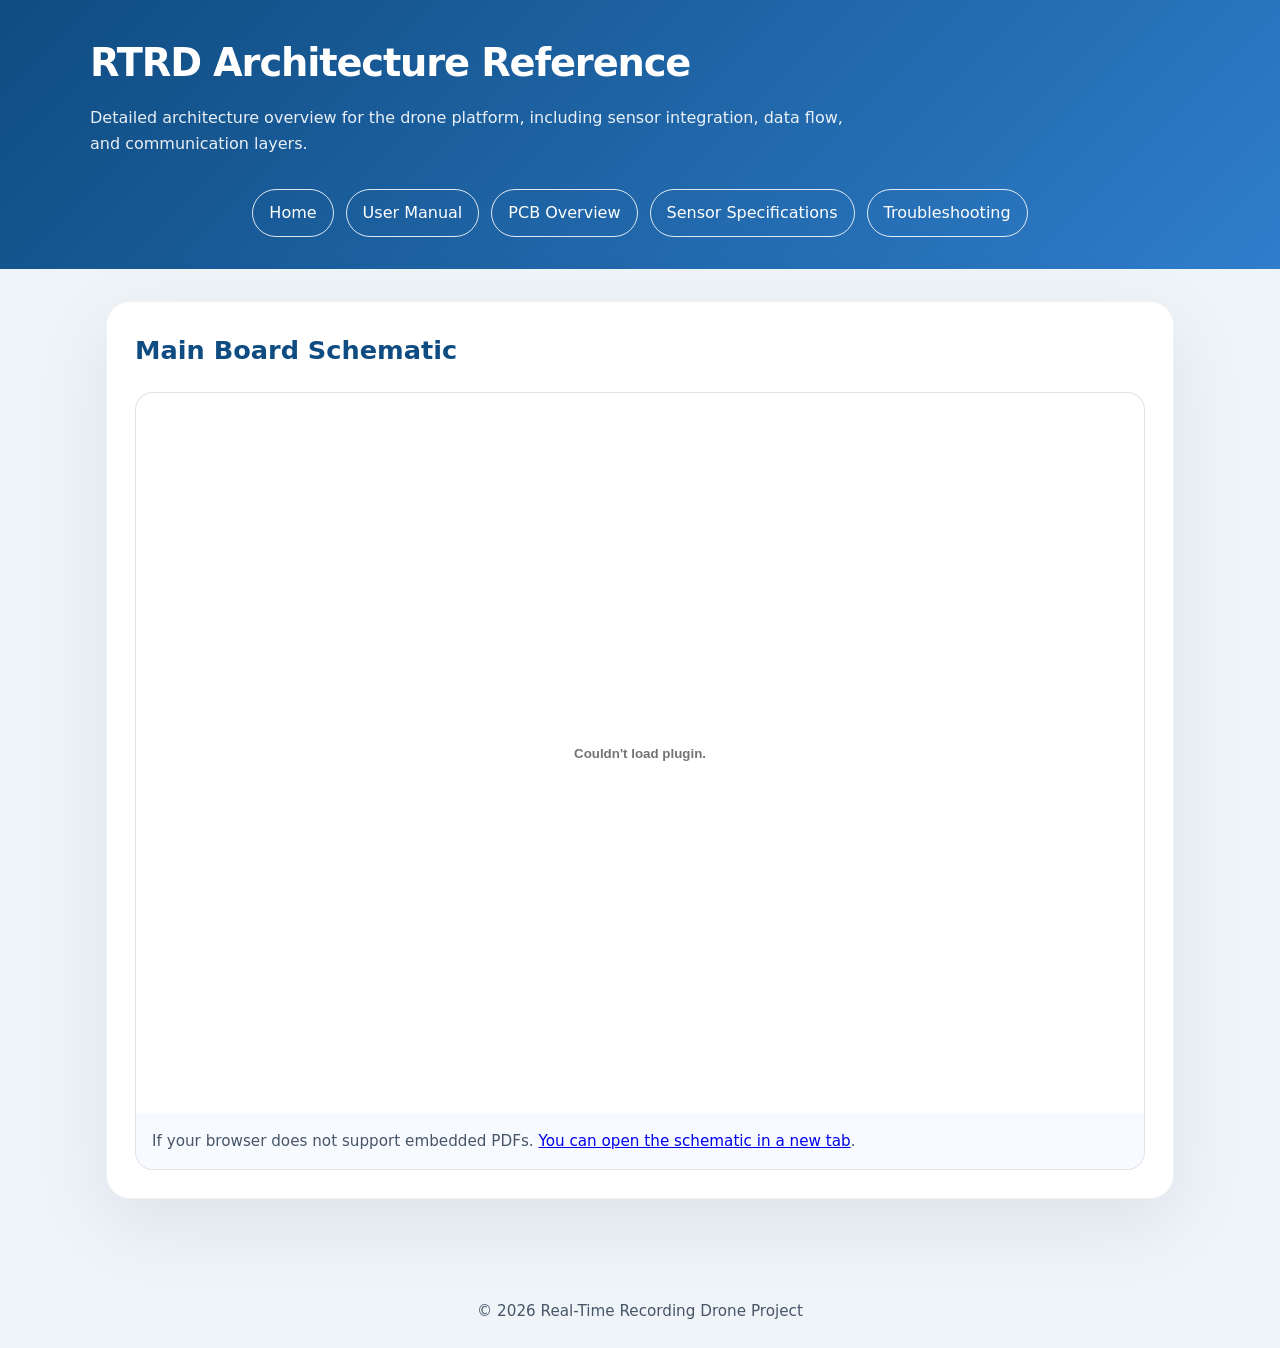
<file: docs/architecture-reference.html>
<!DOCTYPE html>
<html lang="en">
<head>
    <meta charset="UTF-8">
    <meta name="viewport" content="width=device-width, initial-scale=1.0">
    <link rel="stylesheet" href="style.css">
    <title>RTRD Architecture Reference</title>
</head>
<body>
    <header>
        <div class="page-header">
            <h1>RTRD Architecture Reference</h1>
            <p>Detailed architecture overview for the drone platform, including sensor integration, data flow, and communication layers.</p>
        </div>
        <nav>
            <a href="index.html">Home</a>
            <a href="user-manual.html">User Manual</a>
            <a href="overview.html">PCB Overview</a>
            <a href="sensor-specifications.html">Sensor Specifications</a>
            <a href="troubleshooting.html">Troubleshooting</a>
        </nav>
    </header>

    <main>
        <section>
            <h2>Main Board Schematic</h2>
            <div class="pdf-preview">
                <embed src="DroneSchematic.pdf" type="application/pdf" width="100%" height="720px">
                <p>If your browser does not support embedded PDFs. <a href="DroneSchematic.pdf" target="_blank" rel="noopener">You can open the schematic in a new tab</a>.</p>
            </div>
        </section>
    </main>

    <footer>
        <p>&copy; 2026 Real-Time Recording Drone Project</p>
    </footer>
</body>
</html>
</file>
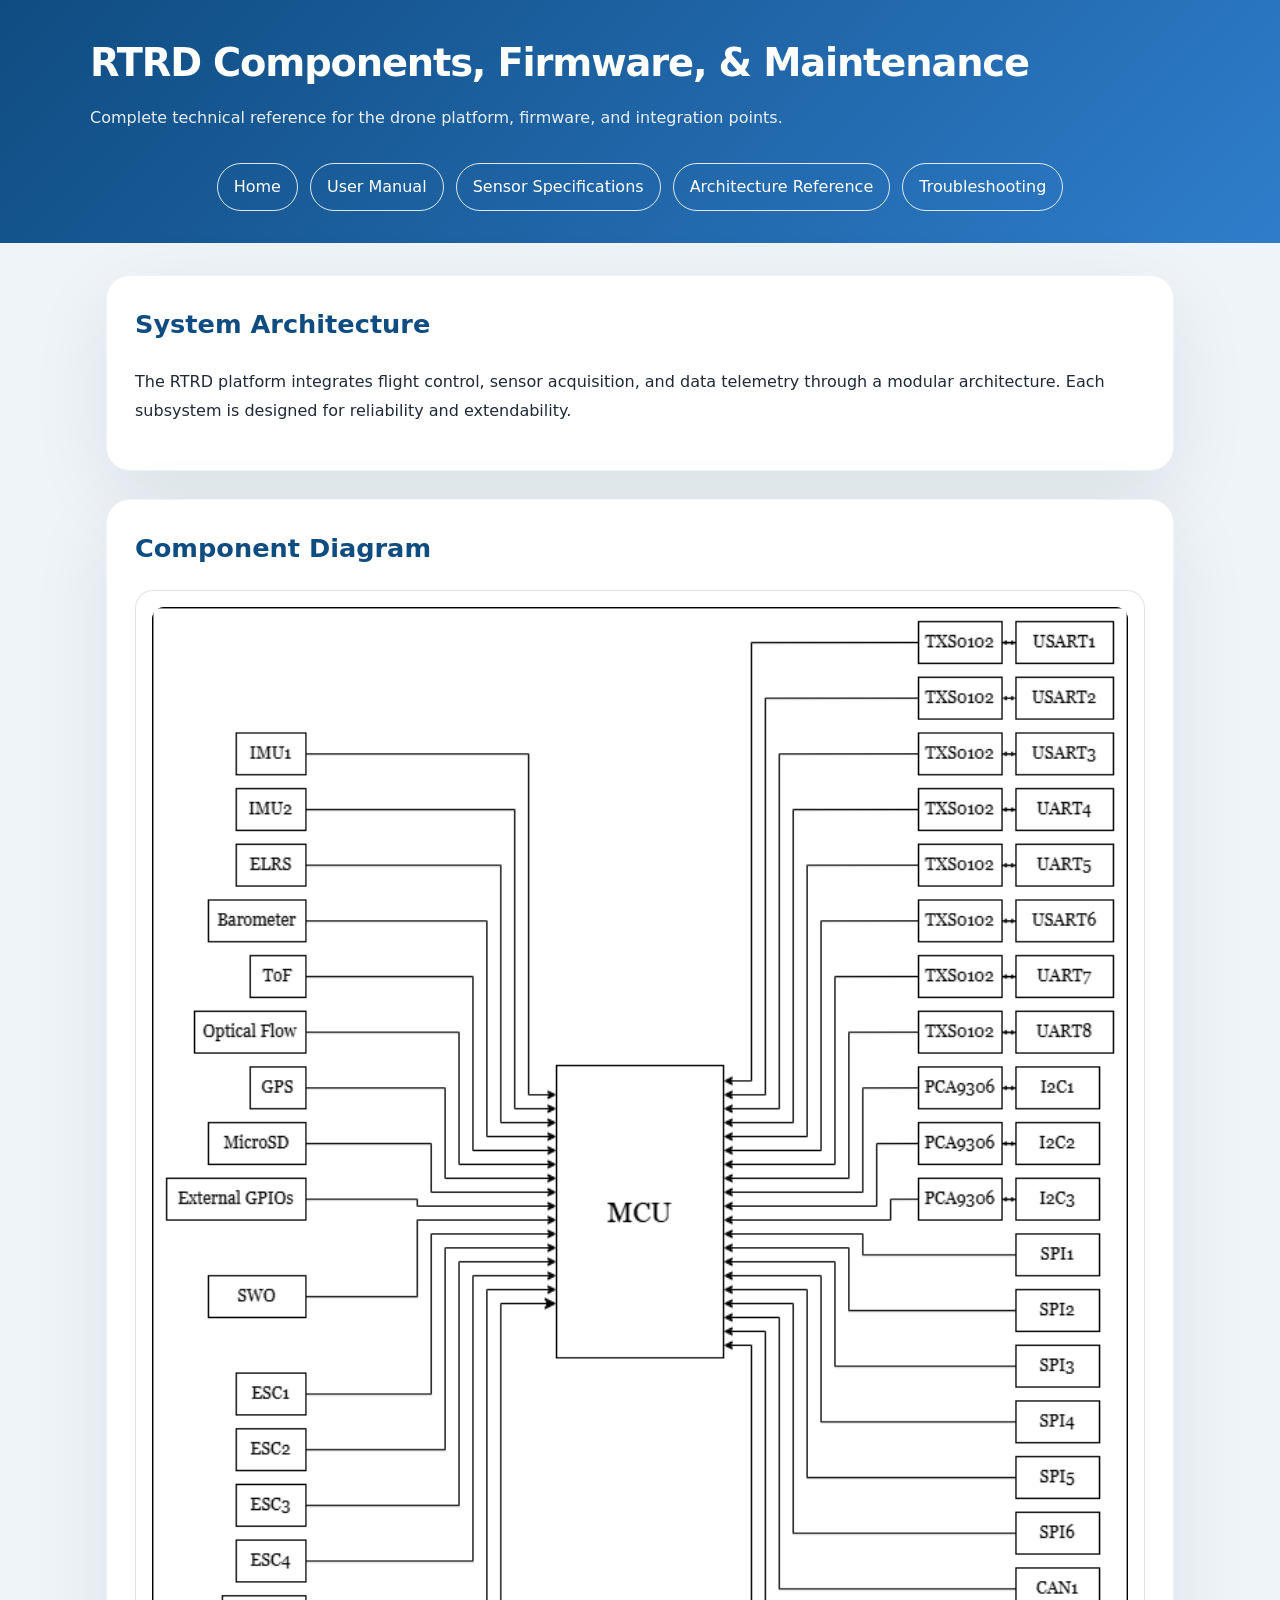
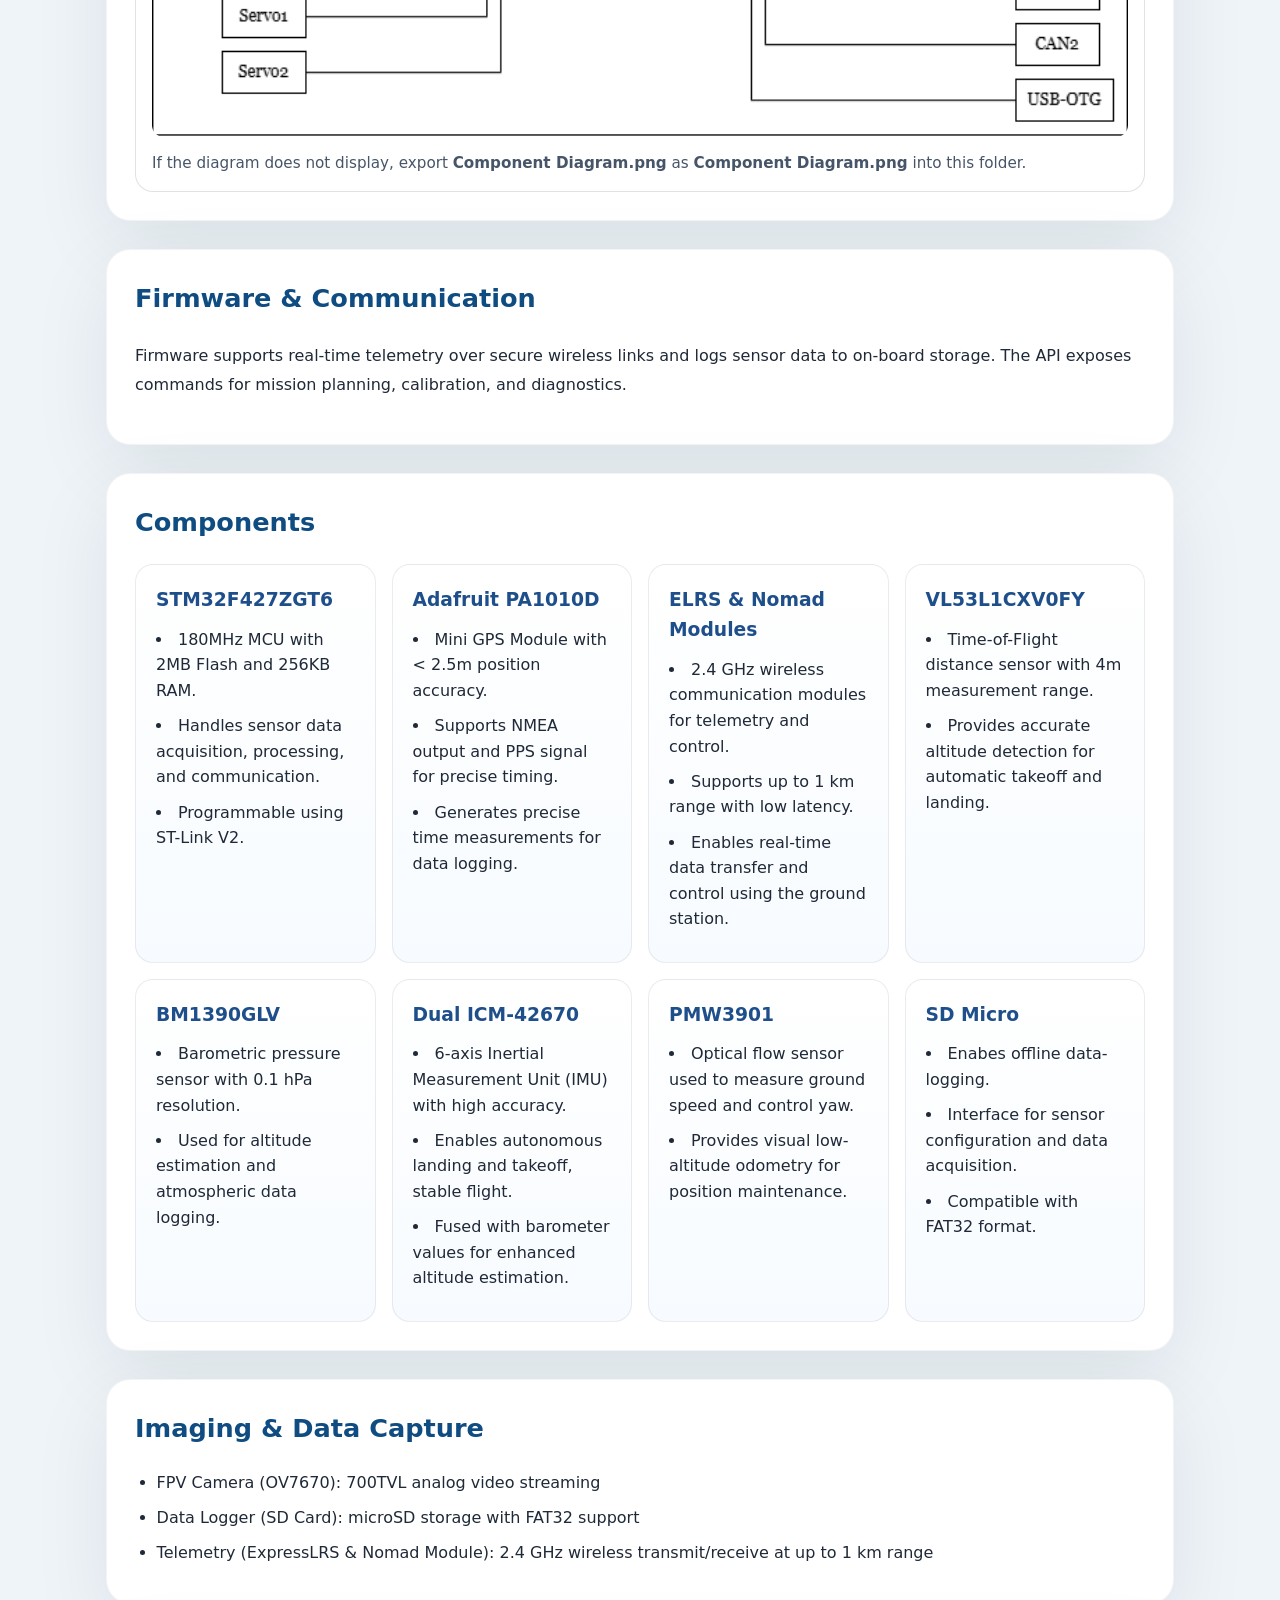
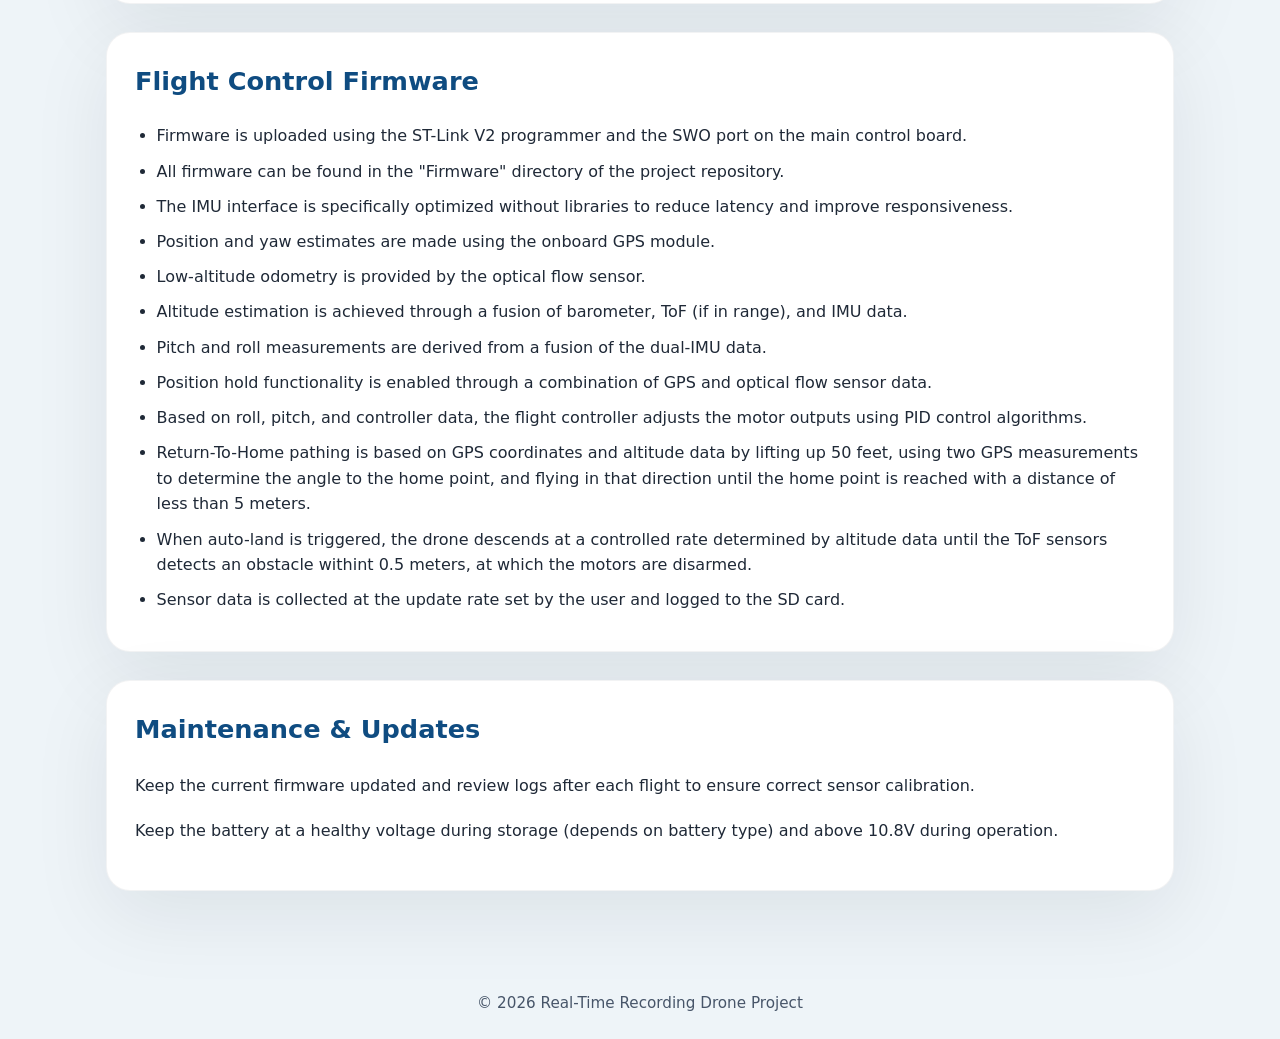
<file: docs/overview.html>
<!DOCTYPE html>
<html lang="en">
<head>
    <meta charset="UTF-8">
    <meta name="viewport" content="width=device-width, initial-scale=1.0">
    <link rel="stylesheet" href="style.css">
    <title>RTRD Components, Firmware, & Maintenance</title>
</head>
<body>
    <header>
        <div class="page-header">
            <h1>RTRD Components, Firmware, & Maintenance</h1>
            <p>Complete technical reference for the drone platform, firmware, and integration points.</p>
        </div>
        <nav>
            <a href="index.html">Home</a>
            <a href="user-manual.html">User Manual</a>
            <a href="sensor-specifications.html">Sensor Specifications</a>
            <a href="architecture-reference.html">Architecture Reference</a>
            <a href="troubleshooting.html">Troubleshooting</a>
        </nav>
    </header>

    <main>
        <section class="spaced-paragraphs">
            <h2>System Architecture</h2>
            <p>The RTRD platform integrates flight control, sensor acquisition, and data telemetry through a modular architecture. Each subsystem is designed for reliability and extendability.</p>
        </section>

        <section>
            <h2>Component Diagram</h2>
            <div class="diagram-preview">
                <img src="ComponentDiagram.png" alt="Component Diagram" />
                <p>If the diagram does not display, export <strong>Component Diagram.png</strong> as <strong>Component Diagram.png</strong> into this folder.</p>
            </div>
        </section>

        <section class="spaced-paragraphs">
            <h2>Firmware & Communication</h2>
            <p>Firmware supports real-time telemetry over secure wireless links and logs sensor data to on-board storage. The API exposes commands for mission planning, calibration, and diagnostics.</p>
        </section>

        <section id="components">
            <h2>Components</h2>
            <div class="card-grid">
                <div class="card">
                    <h3>STM32F427ZGT6</h3>
                    <li>180MHz MCU with 2MB Flash and 256KB RAM.</li>
                    <li>Handles sensor data acquisition, processing, and communication.</li>
                    <li>Programmable using ST-Link V2.</li>
                </div>
                <div class="card">
                    <h3>Adafruit PA1010D</h3>
                    <li>Mini GPS Module with < 2.5m position accuracy.</li>
                    <li>Supports NMEA output and PPS signal for precise timing.</li>
                    <li>Generates precise time measurements for data logging.</li>
                </div>
                <div class="card">
                    <h3>ELRS & Nomad Modules</h3>
                    <li>2.4 GHz wireless communication modules for telemetry and control.</li>
                    <li>Supports up to 1 km range with low latency.</li>
                    <li>Enables real-time data transfer and control using the ground station.</li>
                </div>
                <div class="card">
                    <h3>VL53L1CXV0FY</h3>
                    <li>Time-of-Flight distance sensor with 4m measurement range.</li>
                    <li>Provides accurate altitude detection for automatic takeoff and landing.</li>
                </div>
                <div class="card">
                    <h3>BM1390GLV</h3>
                    <li>Barometric pressure sensor with 0.1 hPa resolution.</li>
                    <li>Used for altitude estimation and atmospheric data logging.</li>
                </div>
                <div class="card">
                    <h3>Dual ICM-42670</h3>
                    <li>6-axis Inertial Measurement Unit (IMU) with high accuracy.</li>
                    <li>Enables autonomous landing and takeoff, stable flight.</li>
                    <li>Fused with barometer values for enhanced altitude estimation.</li>
                </div>
                <div class="card">
                    <h3>PMW3901</h3>
                    <li>Optical flow sensor used to measure ground speed and control yaw.</li>
                    <li>Provides visual low-altitude odometry for position maintenance.</li>
                </div>
                <div class="card">
                    <h3>SD Micro</h3>
                    <li>Enabes offline data-logging.</li>
                    <li>Interface for sensor configuration and data acquisition.</li>
                    <li>Compatible with FAT32 format.</li>
                </div>
            </div>
        </section>

        <section>
            <h2>Imaging & Data Capture</h2>
            <ul>
                <li>FPV Camera (OV7670): 700TVL analog video streaming</li>
                <li>Data Logger (SD Card): microSD storage with FAT32 support</li>
                <li>Telemetry (ExpressLRS & Nomad Module): 2.4 GHz wireless transmit/receive at up to 1 km range</li>
            </ul>
        </section>

        
        <section>
            <h2>Flight Control Firmware</h2>
            <ul>
                <li>Firmware is uploaded using the ST-Link V2 programmer and the SWO port on the main control board.</li>
                <li>All firmware can be found in the "Firmware" directory of the project repository.</li>
                <li>The IMU interface is specifically optimized without libraries to reduce latency and improve responsiveness.</li>
                <li>Position and yaw estimates are made using the onboard GPS module.</li>
                <li>Low-altitude odometry is provided by the optical flow sensor.</li>
                <li>Altitude estimation is achieved through a fusion of barometer, ToF (if in range), and IMU data.</li>
                <li>Pitch and roll measurements are derived from a fusion of the dual-IMU data.</li>
                <li>Position hold functionality is enabled through a combination of GPS and optical flow sensor data.</li>
                <li>Based on roll, pitch, and controller data, the flight controller adjusts the motor outputs using PID control algorithms.</li>
                <li>Return-To-Home pathing is based on GPS coordinates and altitude data by lifting up 50 feet, using
                    two GPS measurements to determine the angle to the home point, and flying in that direction until the home point is reached
                    with a distance of less than 5 meters.</li>
                <li>When auto-land is triggered, the drone descends at a controlled rate determined by altitude data until the ToF sensors
                    detects an obstacle withint 0.5 meters, at which the motors are disarmed.</li>
                <li>Sensor data is collected at the update rate set by the user and logged to the SD card.</li>
            </ul>
        </section>

        <section class="spaced-paragraphs">
            <h2>Maintenance & Updates</h2>
            <p>Keep the current firmware updated and review logs after each flight to ensure correct sensor calibration.</p>
            <p>Keep the battery at a healthy voltage during storage (depends on battery type) and above 10.8V during operation.</p>
        </section>
    </main>

    <footer>
        <p>&copy; 2026 Real-Time Recording Drone Project</p>
    </footer>
</body>
</html>
</file>
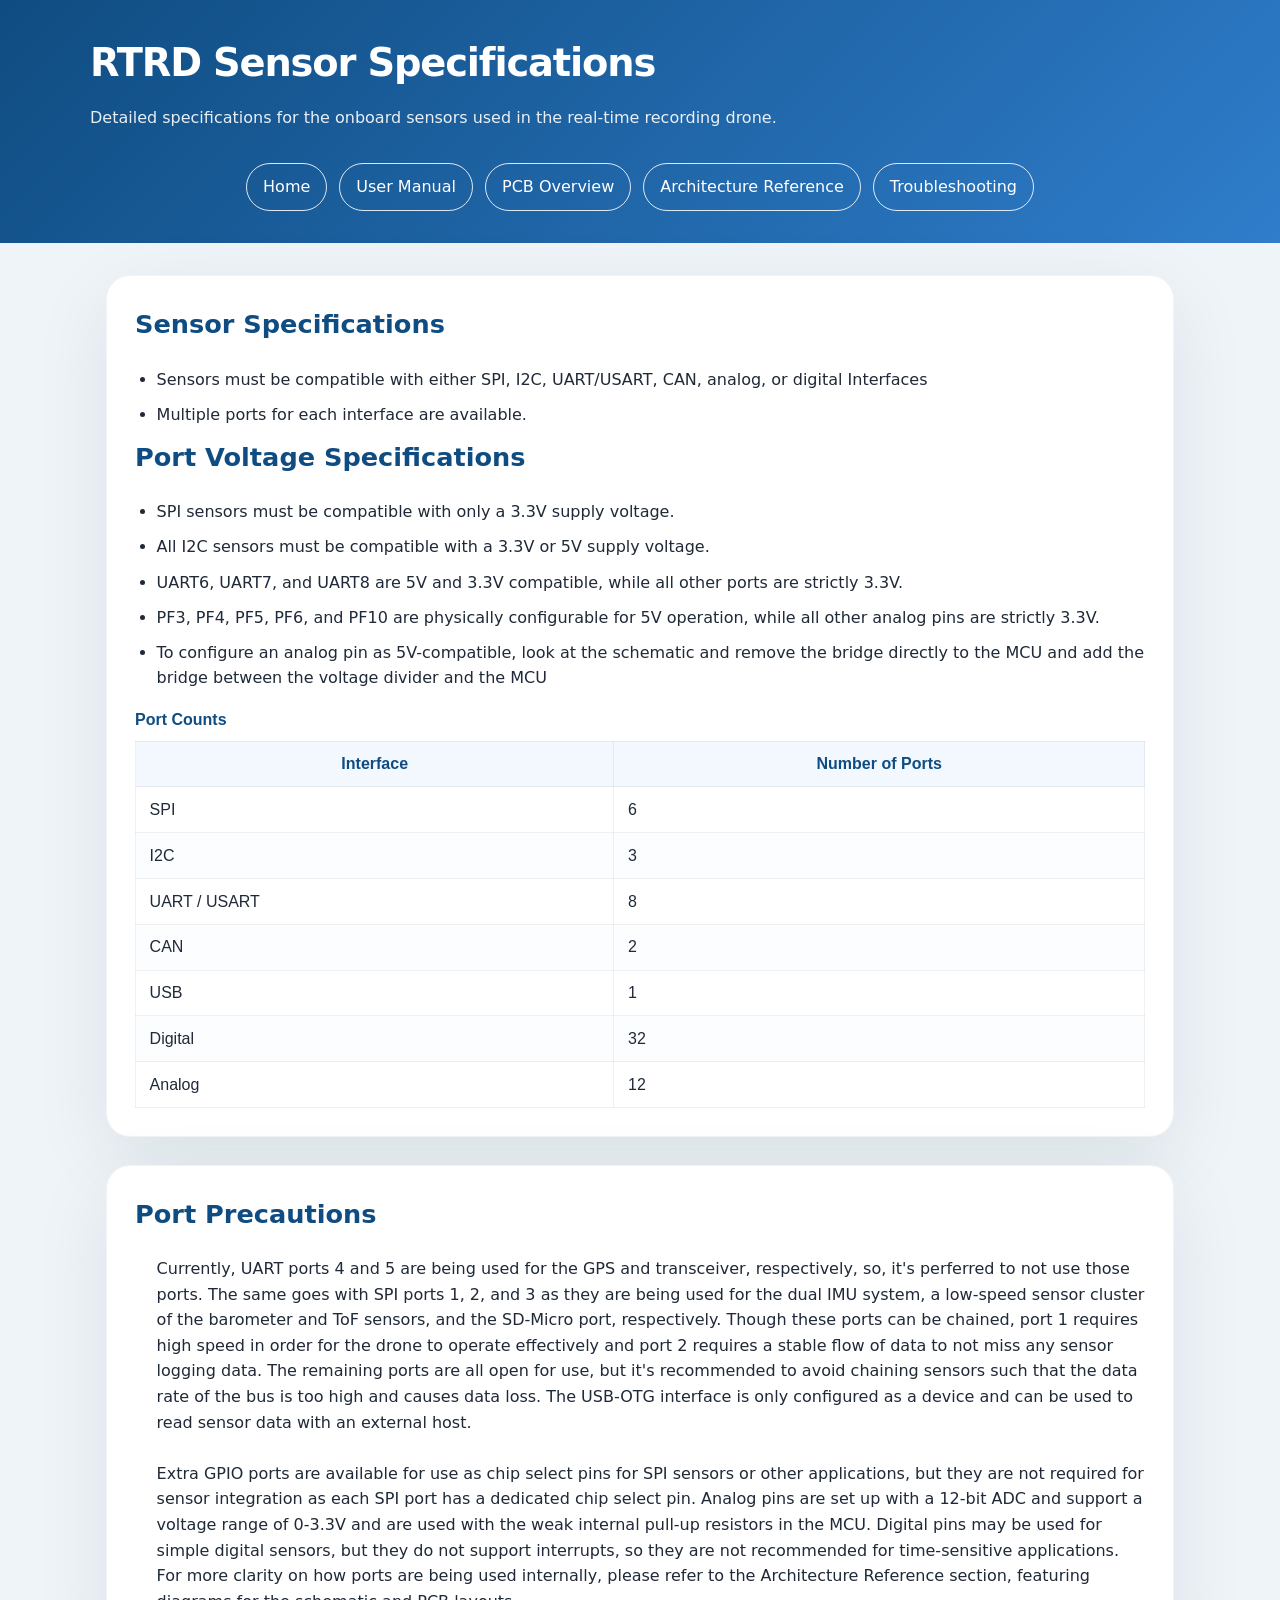
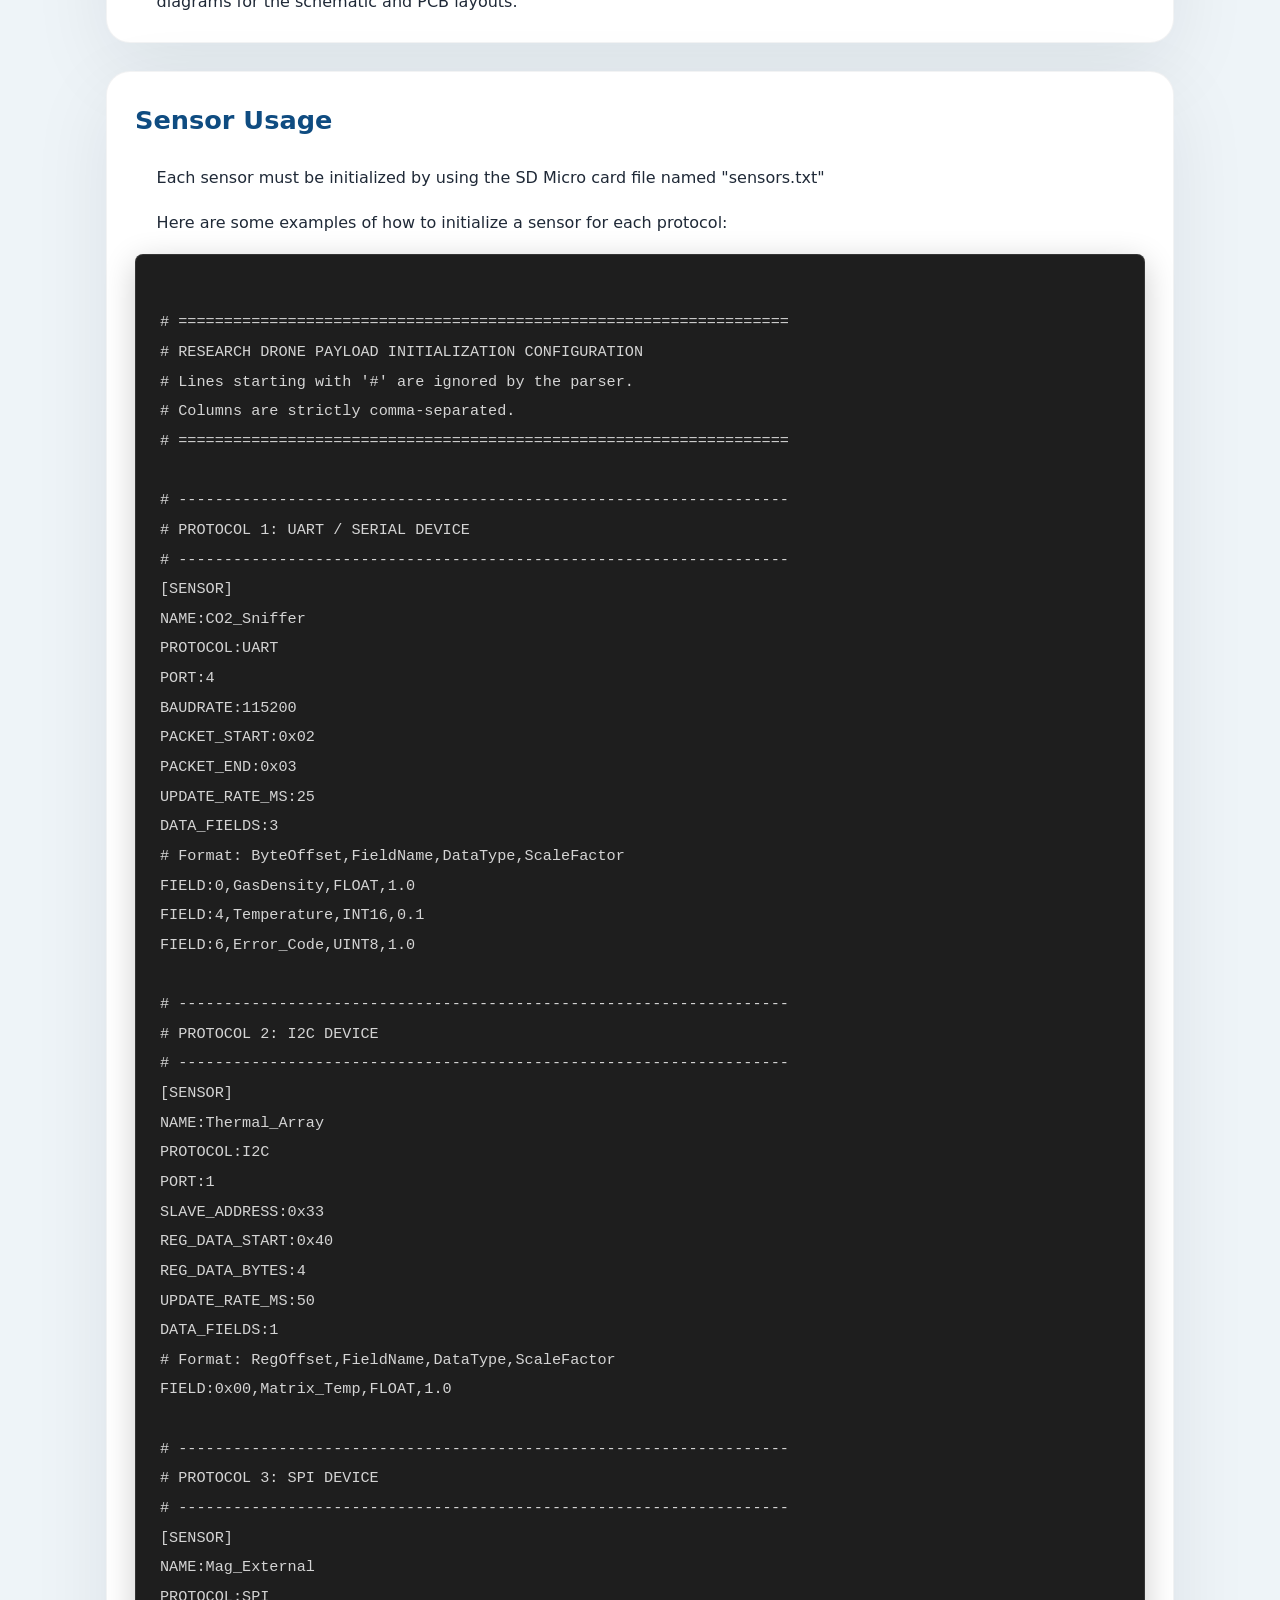
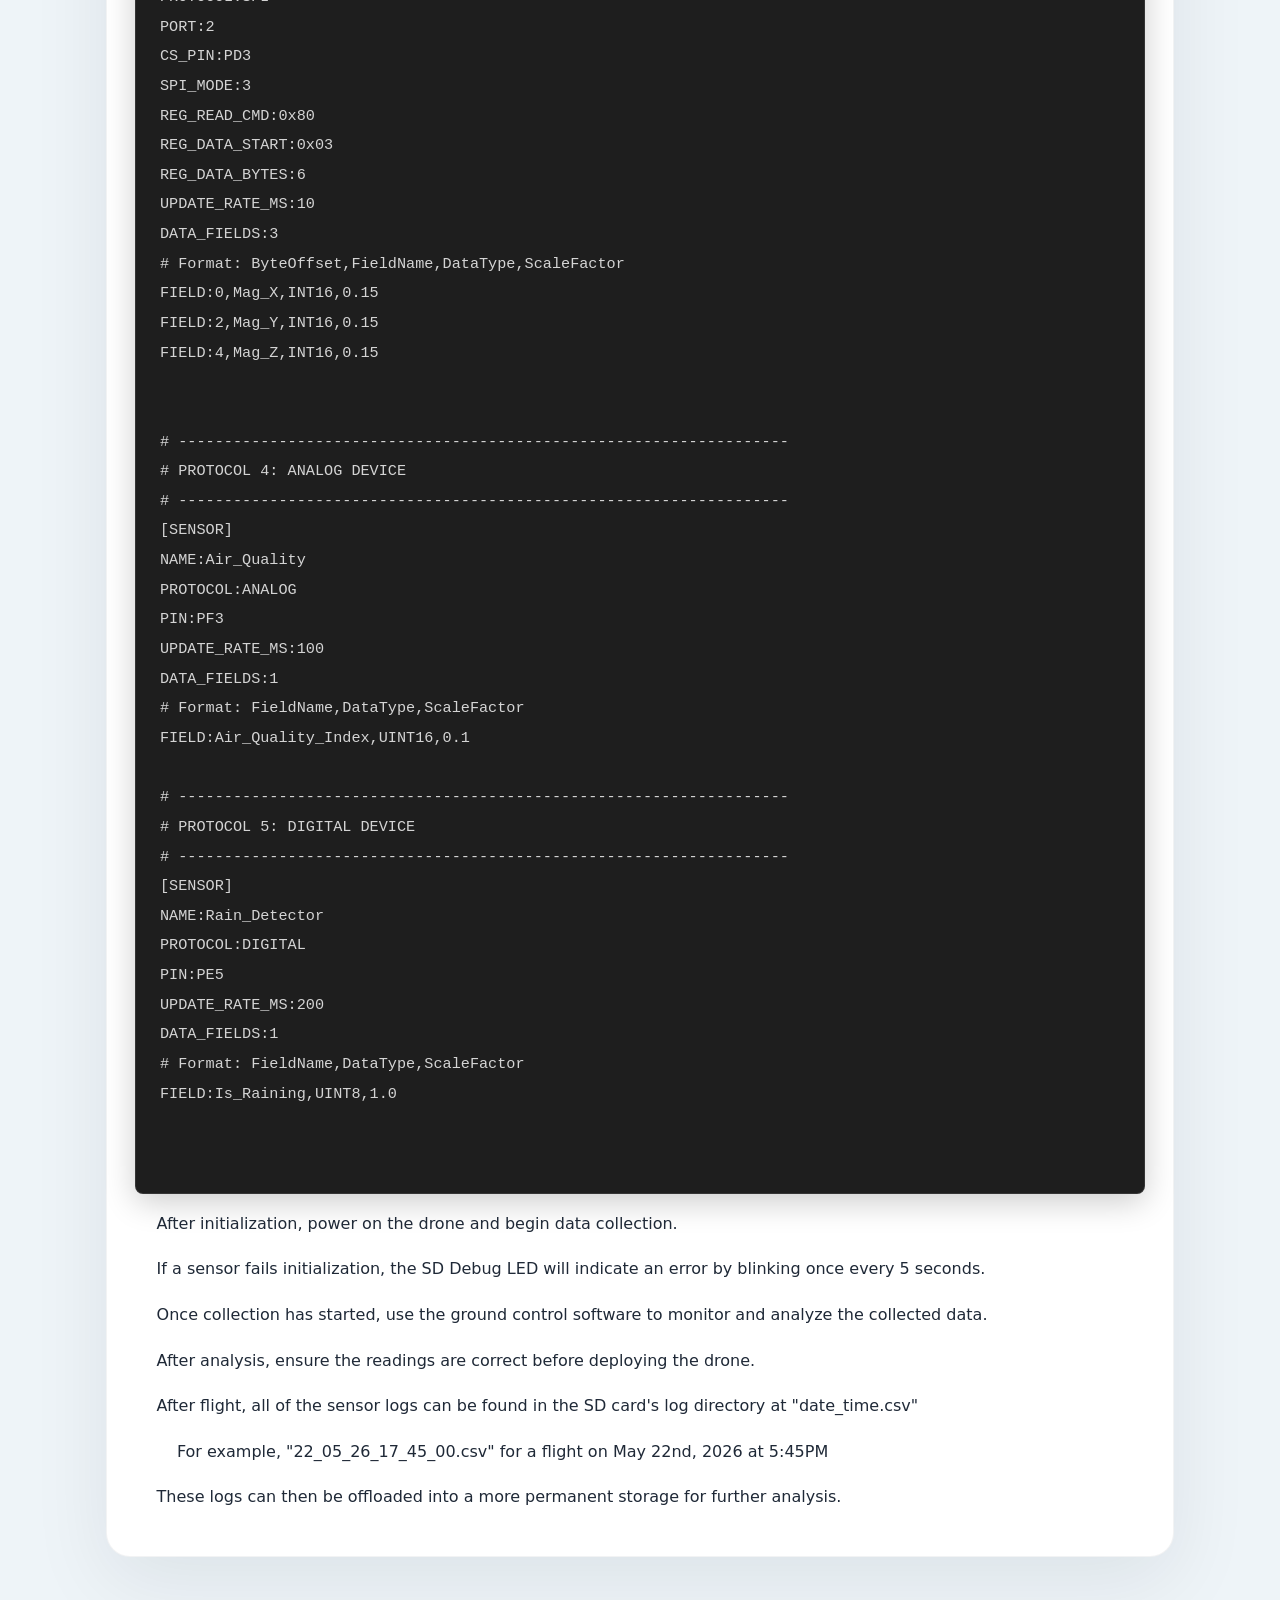
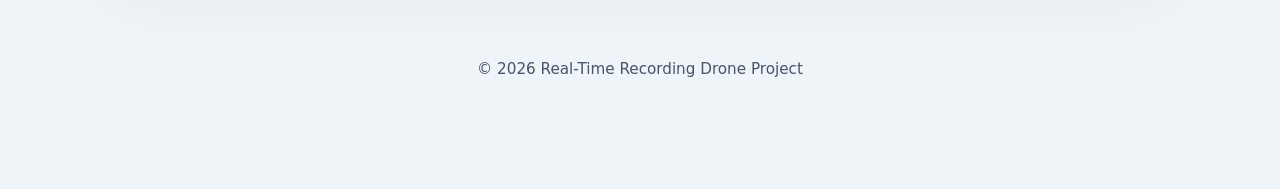
<file: docs/sensor-specifications.html>
<!DOCTYPE html>
<html lang="en">
<head>
    <meta charset="UTF-8">
    <meta name="viewport" content="width=device-width, initial-scale=1.0">
    <link rel="stylesheet" href="style.css">
    <title>RTRD Sensor Specifications</title>
</head>
<body>
    <header>
        <div class="page-header">
            <h1>RTRD Sensor Specifications</h1>
            <p>Detailed specifications for the onboard sensors used in the real-time recording drone.</p>
        </div>
        <nav>
            <a href="index.html">Home</a>
            <a href="user-manual.html">User Manual</a>
            <a href="overview.html">PCB Overview</a>
            <a href="architecture-reference.html">Architecture Reference</a>
            <a href="troubleshooting.html">Troubleshooting</a>
        </nav>
    </header>

    <main>
        <section>
            <h2>Sensor Specifications</h2>
            <ul>
                <li>Sensors must be compatible with either SPI, I2C, UART/USART, CAN, analog, or digital Interfaces</li>
                <li>Multiple ports for each interface are available.</li>
            </ul>

            <h2>Port Voltage Specifications</h2>
            <ul>
                <li>SPI sensors must be compatible with only a 3.3V supply voltage.</li>
                <li>All I2C sensors must be compatible with a 3.3V or 5V supply voltage.</li>
                <li>UART6, UART7, and UART8 are 5V and 3.3V compatible, while all other ports are strictly 3.3V.</li>
                <li>PF3, PF4, PF5, PF6, and PF10 are physically configurable for 5V operation, while all other analog pins are strictly 3.3V.</li>
                <li>To configure an analog pin as 5V-compatible, look at the schematic and remove the bridge directly to the MCU and add the bridge between the voltage divider and the MCU</li>
            </ul>

            <table class="port-specs" aria-label="Port specifications">
                <caption>Port Counts</caption>
                <thead>
                    <tr>
                        <th>Interface</th>
                        <th>Number of Ports</th>
                    </tr>
                </thead>
                <tbody>
                    <tr>
                        <td>SPI</td>
                        <td>6</td>
                    </tr>
                    <tr>
                        <td>I2C</td>
                        <td>3</td>
                    </tr>
                    <tr>
                        <td>UART / USART</td>
                        <td>8</td>
                    </tr>
                    <tr>
                        <td>CAN</td>
                        <td>2</td>
                    </tr>
                    <tr>
                        <td>USB</td>
                        <td>1</td>
                    </tr>
                    <tr>
                        <td>Digital</td>
                        <td>32</td>
                    </tr>
                    <tr>
                        <td>Analog</td>
                        <td>12</td>
                    </tr>
                </tbody>
            </table>
        </section>
        
        <section>
            <h2>Port Precautions</h2>
            <ul>
                <p>Currently, UART ports 4 and 5 are being used for the GPS and transceiver, respectively, so, it's perferred to not use those ports. 
                    The same goes with SPI ports 1, 2, and 3 as they are being used for the dual IMU system, a low-speed sensor cluster of the barometer
                    and ToF sensors, and the SD-Micro port, respectively. Though these ports can be chained, port 1 requires high speed in order
                    for the drone to operate effectively and port 2 requires a stable flow of data to not miss any sensor logging data. The remaining ports
                    are all open for use, but it's recommended to avoid chaining sensors such that the data rate of the bus is too high and causes data loss.
                    The USB-OTG interface is only configured as a device and can be used to read sensor data with an external host.<br><br>
                    Extra GPIO ports are available for use as chip select pins for SPI sensors or other applications, but they are not required for sensor
                    integration as each SPI port has a dedicated chip select pin. Analog pins are set up with a 12-bit ADC and support a voltage range of 
                    0-3.3V and are used with the weak internal pull-up resistors in the MCU. Digital pins may be used for simple digital sensors, but they 
                    do not support interrupts, so they are not recommended for time-sensitive applications. For more clarity on how ports are being used 
                    internally, please refer to the Architecture Reference section, featuring diagrams for the schematic and PCB layouts.
                </p>
            </ul>
        </section>

        <section id="sensor-usage">
            <h2>Sensor Usage</h2>
            <ul>
                <p>Each sensor must be initialized by using the SD Micro card file named "sensors.txt"</p>
                <p>Here are some examples of how to initialize a sensor for each protocol:</p>
            </ul>
            <pre class="code-editor"><code>
# ===================================================================
# RESEARCH DRONE PAYLOAD INITIALIZATION CONFIGURATION
# Lines starting with '#' are ignored by the parser.
# Columns are strictly comma-separated.
# ===================================================================

# -------------------------------------------------------------------
# PROTOCOL 1: UART / SERIAL DEVICE
# -------------------------------------------------------------------
[SENSOR]
NAME:CO2_Sniffer
PROTOCOL:UART
PORT:4
BAUDRATE:115200
PACKET_START:0x02
PACKET_END:0x03
UPDATE_RATE_MS:25
DATA_FIELDS:3
# Format: ByteOffset,FieldName,DataType,ScaleFactor
FIELD:0,GasDensity,FLOAT,1.0
FIELD:4,Temperature,INT16,0.1
FIELD:6,Error_Code,UINT8,1.0

# -------------------------------------------------------------------
# PROTOCOL 2: I2C DEVICE
# -------------------------------------------------------------------
[SENSOR]
NAME:Thermal_Array
PROTOCOL:I2C
PORT:1
SLAVE_ADDRESS:0x33
REG_DATA_START:0x40
REG_DATA_BYTES:4
UPDATE_RATE_MS:50
DATA_FIELDS:1
# Format: RegOffset,FieldName,DataType,ScaleFactor
FIELD:0x00,Matrix_Temp,FLOAT,1.0

# -------------------------------------------------------------------
# PROTOCOL 3: SPI DEVICE
# -------------------------------------------------------------------
[SENSOR]
NAME:Mag_External
PROTOCOL:SPI
PORT:2
CS_PIN:PD3
SPI_MODE:3
REG_READ_CMD:0x80
REG_DATA_START:0x03
REG_DATA_BYTES:6
UPDATE_RATE_MS:10
DATA_FIELDS:3
# Format: ByteOffset,FieldName,DataType,ScaleFactor
FIELD:0,Mag_X,INT16,0.15
FIELD:2,Mag_Y,INT16,0.15
FIELD:4,Mag_Z,INT16,0.15


# -------------------------------------------------------------------
# PROTOCOL 4: ANALOG DEVICE
# -------------------------------------------------------------------
[SENSOR]
NAME:Air_Quality
PROTOCOL:ANALOG
PIN:PF3
UPDATE_RATE_MS:100
DATA_FIELDS:1
# Format: FieldName,DataType,ScaleFactor
FIELD:Air_Quality_Index,UINT16,0.1

# -------------------------------------------------------------------
# PROTOCOL 5: DIGITAL DEVICE
# -------------------------------------------------------------------
[SENSOR]
NAME:Rain_Detector
PROTOCOL:DIGITAL
PIN:PE5
UPDATE_RATE_MS:200
DATA_FIELDS:1
# Format: FieldName,DataType,ScaleFactor
FIELD:Is_Raining,UINT8,1.0

            </code></pre>
            <ul>
                <p>After initialization, power on the drone and begin data collection.</p>
                <p>If a sensor fails initialization, the SD Debug LED will indicate an error by blinking once every 5 seconds.</p>
                <p>Once collection has started, use the ground control software to monitor and analyze the collected data.</p>
                <p>After analysis, ensure the readings are correct before deploying the drone.</p>
                <p>After flight, all of the sensor logs can be found in the SD card's log directory at "date_time.csv"</p>
                <p>&nbsp;&nbsp;&nbsp;&nbsp;For example, "22_05_26_17_45_00.csv" for a flight on May 22nd, 2026 at 5:45PM</p>
                <p>These logs can then be offloaded into a more permanent storage for further analysis.</p>
            </ul>
        </section>
    </main>

    <footer>
        <p>&copy; 2026 Real-Time Recording Drone Project</p>
    </footer>
</body>
</html>
</file>
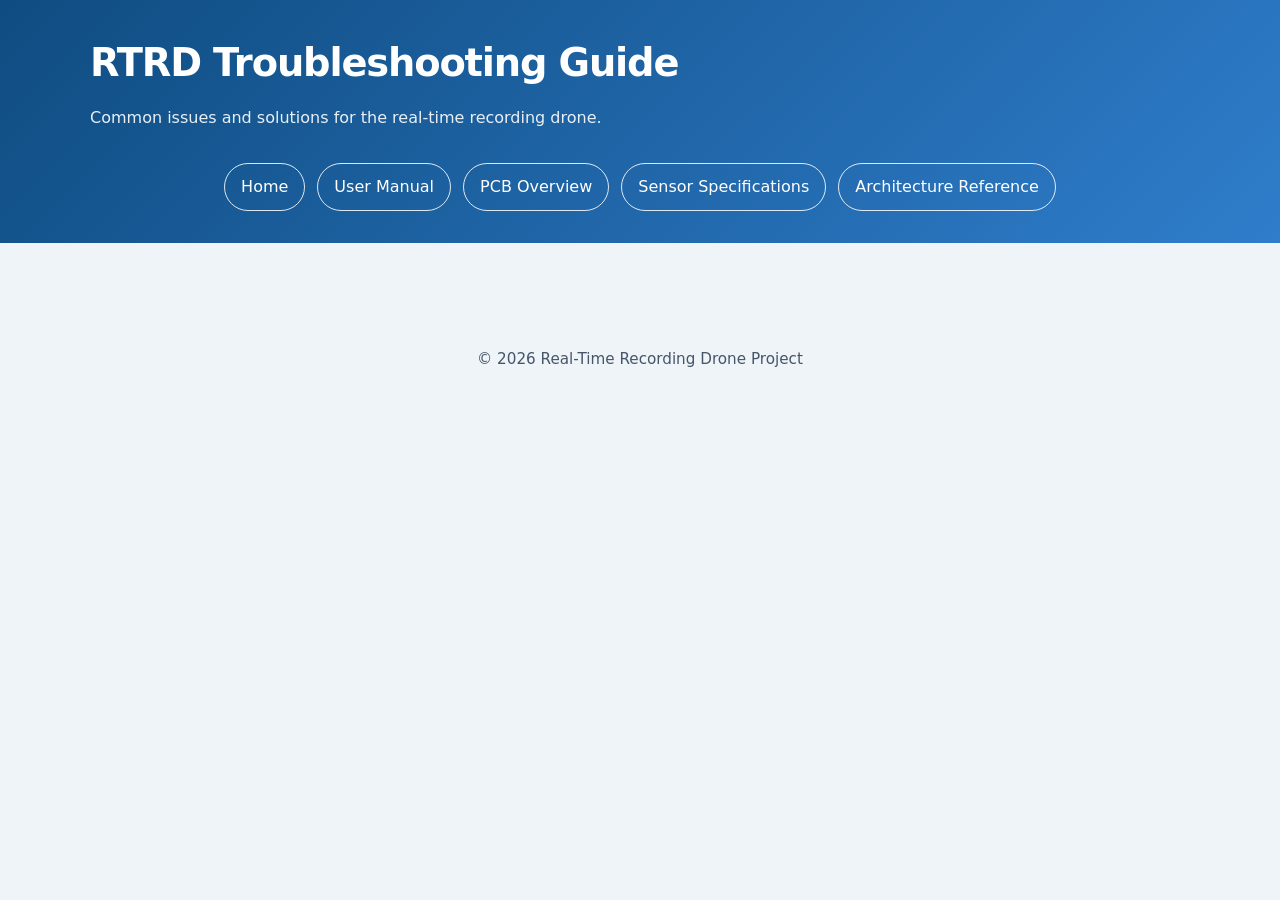
<file: docs/troubleshooting.html>
<!DOCTYPE html>
<html lang="en">
<head>
    <meta charset="UTF-8">
    <meta name="viewport" content="width=device-width, initial-scale=1.0">
    <link rel="stylesheet" href="style.css">
    <title>RTRD Troubleshooting Guide</title>
</head>
<body>
    <header>
        <div class="page-header">
            <h1>RTRD Troubleshooting Guide</h1>
            <p>Common issues and solutions for the real-time recording drone.</p>
        </div>
        <nav>
            <a href="index.html">Home</a>
            <a href="user-manual.html">User Manual</a>
            <a href="overview.html">PCB Overview</a>
            <a href="sensor-specifications.html">Sensor Specifications</a>
            <a href="architecture-reference.html">Architecture Reference</a>
        </nav>
    </header>

    <main>

    </main>

    <footer>
        <p>&copy; 2026 Real-Time Recording Drone Project</p>
    </footer>
</body>
</html>
</file>
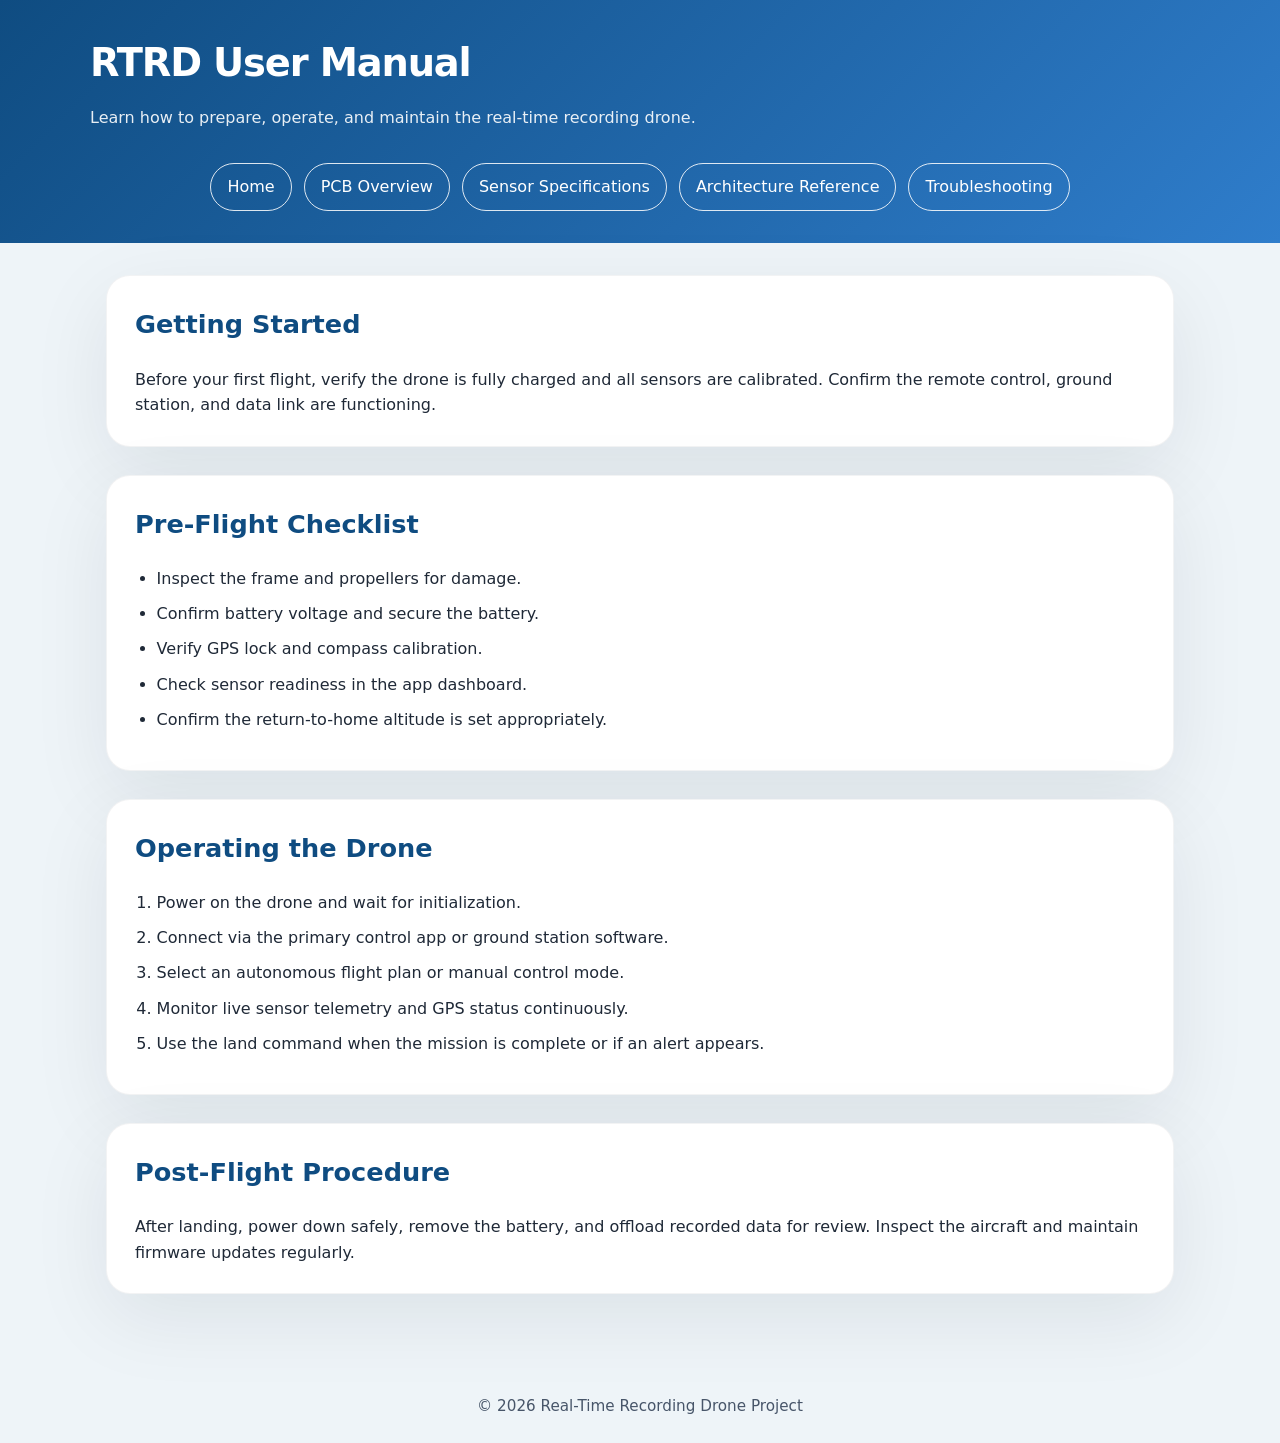
<file: docs/user-manual.html>
<!DOCTYPE html>
<html lang="en">
<head>
    <meta charset="UTF-8">
    <meta name="viewport" content="width=device-width, initial-scale=1.0">
    <link rel="stylesheet" href="style.css">
    <title>RTRD User Manual</title>
</head>
<body>
    <header>
        <div class="page-header">
            <h1>RTRD User Manual</h1>
            <p>Learn how to prepare, operate, and maintain the real-time recording drone.</p>
        </div>
        <nav>
            <a href="index.html">Home</a>
            <a href="overview.html">PCB Overview</a>
            <a href="sensor-specifications.html">Sensor Specifications</a>
            <a href="architecture-reference.html">Architecture Reference</a>
            <a href="troubleshooting.html">Troubleshooting</a>
        </nav>
    </header>

    <main>
        <section>
            <h2>Getting Started</h2>
            <p>Before your first flight, verify the drone is fully charged and all sensors are calibrated. Confirm the remote control, ground station, and data link are functioning.</p>
        </section>

        <section>
            <h2>Pre-Flight Checklist</h2>
            <ul>
                <li>Inspect the frame and propellers for damage.</li>
                <li>Confirm battery voltage and secure the battery.</li>
                <li>Verify GPS lock and compass calibration.</li>
                <li>Check sensor readiness in the app dashboard.</li>
                <li>Confirm the return-to-home altitude is set appropriately.</li>
            </ul>
        </section>

        <section>
            <h2>Operating the Drone</h2>
            <ol>
                <li>Power on the drone and wait for initialization.</li>
                <li>Connect via the primary control app or ground station software.</li>
                <li>Select an autonomous flight plan or manual control mode.</li>
                <li>Monitor live sensor telemetry and GPS status continuously.</li>
                <li>Use the land command when the mission is complete or if an alert appears.</li>
            </ol>
        </section>

        <section>
            <h2>Post-Flight Procedure</h2>
            <p>After landing, power down safely, remove the battery, and offload recorded data for review. Inspect the aircraft and maintain firmware updates regularly.</p>
        </section>
    </main>

    <footer>
        <p>&copy; 2026 Real-Time Recording Drone Project</p>
    </footer>
</body>
</html>
</file>
<file: docs/style.css>
:root {
    color-scheme: light;
    font-family: Inter, system-ui, -apple-system, BlinkMacSystemFont, "Segoe UI", sans-serif;
    background: #eef4f8;
    color: #1f2937;
}

* {
    box-sizing: border-box;
}

body {
    margin: 0;
    background-color: #eef4f8;
    line-height: 1.6;
}

img,
svg {
    max-width: 100%;
}

header {
    background: linear-gradient(135deg, #0f4c81 0%, #2f7dcb 100%);
    color: white;
    padding: 2rem 1rem;
}

.page-header {
    max-width: 1100px;
    margin: 0 auto;
    padding-bottom: 1rem;
}

.page-header h1 {
    margin: 0;
    font-size: clamp(2rem, 3vw, 3.25rem);
    letter-spacing: -0.03em;
}

.page-header p {
    margin: 0.75rem 0 0;
    max-width: 760px;
    color: rgba(255, 255, 255, 0.9);
}

nav {
    display: flex;
    flex-wrap: wrap;
    justify-content: center;
    gap: 0.75rem;
    padding: 1rem 0 0;
}

nav a {
    color: white;
    text-decoration: none;
    border: 1px solid rgba(255, 255, 255, 0.85);
    border-radius: 999px;
    padding: 0.65rem 1rem;
    transition: background-color 180ms ease, color 180ms ease, transform 180ms ease;
}

nav a:hover,
nav a:focus-visible {
    background-color: rgba(255, 255, 255, 0.12);
    transform: translateY(-1px);
}

main {
    max-width: 1100px;
    margin: 0 auto;
    padding: 2rem 1rem 3rem;
}

section {
    background-color: white;
    padding: 1.75rem;
    border-radius: 24px;
    box-shadow: 0 24px 80px rgba(15, 23, 42, 0.08);
    margin-bottom: 1.75rem;
    border: 1px solid rgba(15, 23, 42, 0.05);
}

h2 {
    margin-top: 0;
    color: #0f4c81;
    font-size: 1.6rem;
}

h3 {
    margin: 0 0 0.75rem;
    color: #1f4f8b;
}

p,
ul,
ol {
    margin: 0;
}

pre.code-editor {
    background-color: #1e1e1e;
    color: #d4d4d4;
    padding: 1.5rem;
    border-radius: 8px;
    overflow-x: auto;
    font-family: 'Courier New', Courier, monospace;
    font-size: 0.95rem;
    line-height: 1.9;
    box-shadow: 0 8px 32px rgba(0, 0, 0, 0.2);
    border: 1px solid rgba(255, 255, 255, 0.1);
}

pre.code-editor code {
    color: #d4d4d4;
}

/* Increase spacing specifically for the Sensor Usage section */
#sensor-usage p {
    line-height: 1.85;
    margin-bottom: 1rem;
}

#sensor-usage ul,
#sensor-usage li {
    line-height: 1.85;
}

#sensor-usage pre.code-editor {
    line-height: 1.95;
}

/* Reusable paragraph spacing class for pages that need larger gaps */
.spaced-paragraphs p {
    line-height: 1.85;
    margin-bottom: 1rem;
}

ul,
ol {
    margin-top: 0.85rem;
    padding-left: 1.35rem;
}

li {
    margin-bottom: 0.6rem;
}

.card-grid {
    display: grid;
    grid-template-columns: repeat(auto-fit, minmax(220px, 1fr));
    gap: 1rem;
    margin-top: 1rem;
}

.card {
    padding: 1.25rem;
    border-radius: 18px;
    border: 1px solid rgba(15, 23, 42, 0.08);
    background: linear-gradient(180deg, #ffffff 0%, #f7fbff 100%);
    min-height: 160px;
}

.doc-links {
    display: grid;
    grid-template-columns: repeat(auto-fit, minmax(180px, 1fr));
    gap: 0.85rem;
    list-style: none;
    padding: 0;
}

.doc-links li {
    margin: 0;
}

.doc-links a {
    display: inline-block;
    width: 100%;
    padding: 0.95rem 1.1rem;
    border-radius: 14px;
    background-color: #f1f8ff;
    color: #0f4c81;
    text-decoration: none;
    border: 1px solid rgba(15, 76, 129, 0.12);
    transition: transform 150ms ease, box-shadow 150ms ease;
}

.doc-links a:hover,
.doc-links a:focus-visible {
    transform: translateY(-1px);
    box-shadow: 0 16px 40px rgba(15, 76, 129, 0.08);
}

footer {
    text-align: center;
    padding: 1.5rem 1rem;
    color: #475569;
}

footer p {
    margin: 0;
    font-size: 0.95rem;
}

@media (max-width: 640px) {
    nav {
        flex-direction: column;
        align-items: center;
    }

    main {
        padding: 1rem;
    }

    section {
        padding: 1.25rem;
    }
}

.pdf-preview {
    margin-top: 1rem;
    border: 1px solid rgba(15, 23, 42, 0.12);
    border-radius: 18px;
    overflow: hidden;
    background-color: #ffffff;
}

.pdf-preview embed {
    display: block;
    width: 100%;
    min-height: 520px;
}

.pdf-preview p {
    margin: 0;
    padding: 1rem;
    background: #f7faff;
    color: #475569;
    font-size: 0.95rem;
}

.diagram-preview {
    margin-top: 1rem;
    border: 1px solid rgba(15, 23, 42, 0.12);
    border-radius: 18px;
    padding: 1rem;
    background: #ffffff;
}

.diagram-preview img {
    display: block;
    width: 100%;
    max-width: 100%;
    border-radius: 12px;
    margin-bottom: 0.85rem;
}

.diagram-preview p {
    margin: 0;
    color: #475569;
    font-size: 0.95rem;
}

/* Table styling for port specifications */
.port-specs {
    width: 100%;
    border-collapse: collapse;
    margin-top: 1rem;
    font-family: 'Segoe UI', Tahoma, Geneva, Verdana, sans-serif;
}
.port-specs caption {
    text-align: left;
    font-weight: 600;
    margin-bottom: 0.5rem;
    color: #0f4c81;
}
.port-specs th,
.port-specs td {
    border: 1px solid rgba(15, 23, 42, 0.06);
    padding: 0.6rem 0.85rem;
}
.port-specs thead th {
    background: #f3f8ff;
    color: #0f4c81;
    font-weight: 700;
}
.port-specs tbody tr:nth-child(even) {
    background: #fbfdff;
}
</file>
